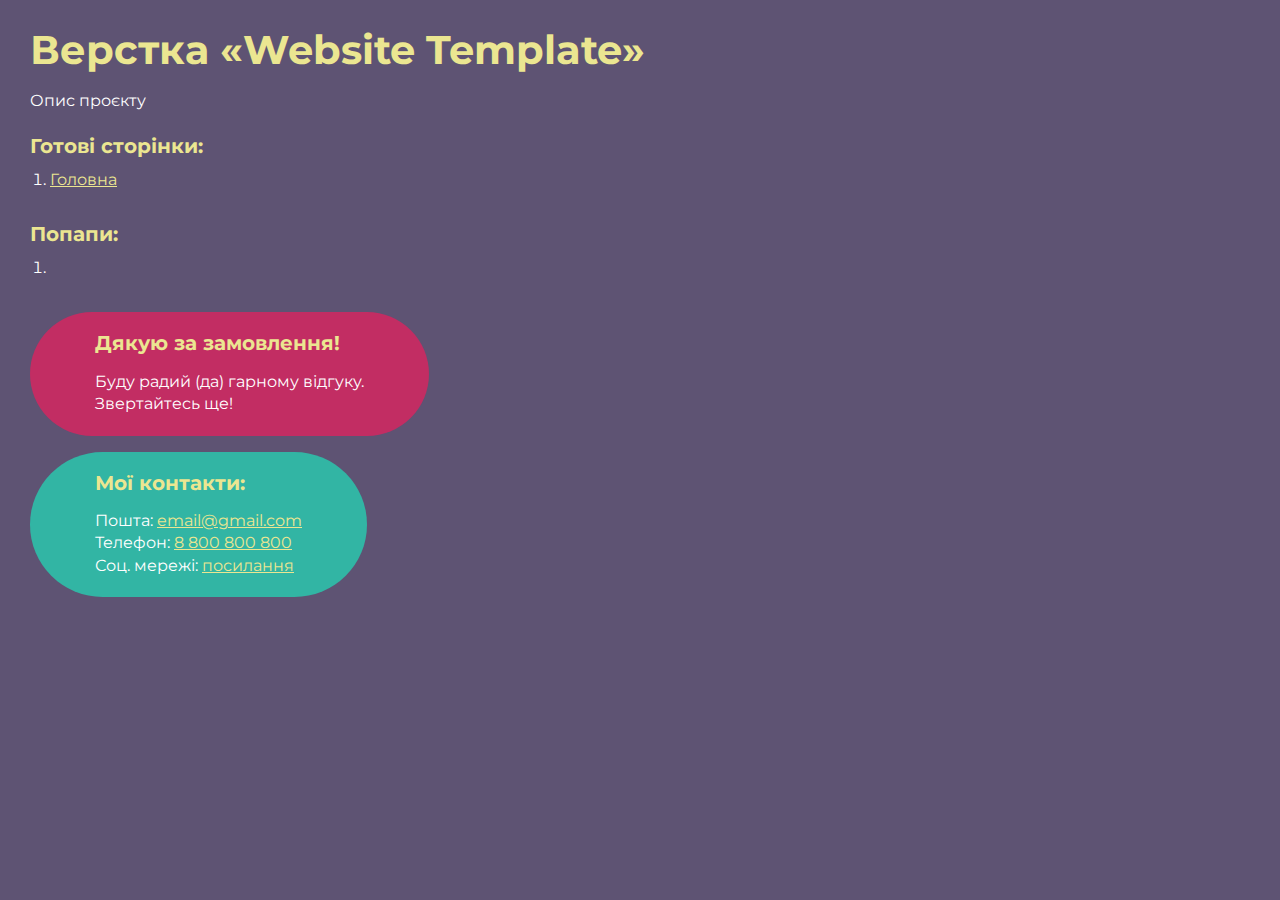
<file: index.html>
<!DOCTYPE html>
<html>

<head>
	<meta charset="UTF-8">
	<meta name="viewport" content="width=device-width, initial-scale=1.0">
	<title>Верстка «Website Template»</title>
</head>

<body>
	<div class="rootpage">
		<h1>Верстка «Website Template»</h1>
		<div class="rootpage__info">
			Опис проєкту
		</div>
		<h2>Готові сторінки:</h2>
		<ol class="rootpage__list">
			<li><a target="_blank" href="home.html">Головна</a></li>
		</ol>
		<h2>Попапи:</h2>
		<ol class="rootpage__list">
			<li><a target="_blank" href="home.html#"></a></li>
		</ol>
		<div class="rootpage__tnx">
			<h2>Дякую за замовлення!</h2>
			<p>Буду радий (да) гарному відгуку.</p>
			<p>Звертайтесь ще!</p>
		</div>
		<div class="rootpage__contacts">
			<h2>Мої контакти:</h2>
			<p>Пошта: <a href="mailto:email@gmail.com">email@gmail.com</a></p>
			<p>Телефон: <a href="tel:8800800800">8 800 800 800</a></p>
			<p>Соц. мережі: <a href="">посилання</a></p>
		</div>
	</div>
</body>
<style>
	@charset "UTF-8";
	@import url("https://fonts.googleapis.com/css?family=Montserrat:regular,700&display=swap");

	*,
	*::before,
	*::after {
		padding: 0px;
		margin: 0px;
		border: 0px;
		box-sizing: border-box;
	}

	html,
	body {
		height: 100%;
		margin: 0;
		padding: 0;
		min-width: 320px;
		width: 100%;
		color: #fff;
		background-color: #5e5373;
	}

	body {
		font-family: Montserrat;
		font-size: 100%;
		line-height: 1;
		font-size: 1rem;
	}

	a {
		text-decoration: underline;
		color: #ebe691
	}

	a:visited {
		text-decoration: underline;
		color: #aaa768;
	}

	a:hover {
		text-decoration: none;
	}

	ul li {
		list-style: none;
	}

	img {
		vertical-align: top;
	}

	.wrapper {
		width: 100%;
		min-height: 100%;
		overflow: hidden;
	}

	.rootpage {
		padding: 30px;
		display: flex;
		flex-direction: column;
		align-items: flex-start;
	}

	@media (max-width: 767px) {
		.rootpage {
			padding: 30px 15px;
		}
	}

	h1 {
		color: #ebe691;
		font-size: 2.5rem;
		margin: 0px 0px 1.25rem 0px;
	}

	@media (max-width: 767px) {
		h1 {
			font-size: 1.85rem;
			margin: 0px 0px 1.25rem 0px;
		}
	}

	h2 {
		color: #ebe691;
		font-size: 1.25rem;
		margin: 0px 0px 1rem 0px;
	}

	@media (max-width: 767px) {
		h2 {
			font-size: 1.125rem;
			margin: 0px 0px 1rem 0px;
		}
	}

	.rootpage__info {
		line-height: 140%;
		margin: 0px 0px 1.5rem 0px;
	}

	.rootpage__list {
		margin: 0px 0px 2.25rem 1.25rem;
	}

	.rootpage__list li:not(:last-child) {
		margin: 0px 0px 15px 0px;
	}

	.rootpage__contacts,
	.rootpage__tnx {
		border-radius: 200px;
		padding: 20px 65px;
		line-height: 140%;
	}

	@media (max-width: 767px) {

		.rootpage__contacts,
		.rootpage__tnx {
			border-radius: 40px;
			padding: 20px;
		}
	}

	.rootpage__contacts {
		background: #32b5a4;

	}

	.rootpage__contacts a {
		color: #ebe691;
	}

	.rootpage__tnx {
		background: #c22d63;
		margin: 0px 0px 1rem 0px;
	}
</style>

</html>
</file>
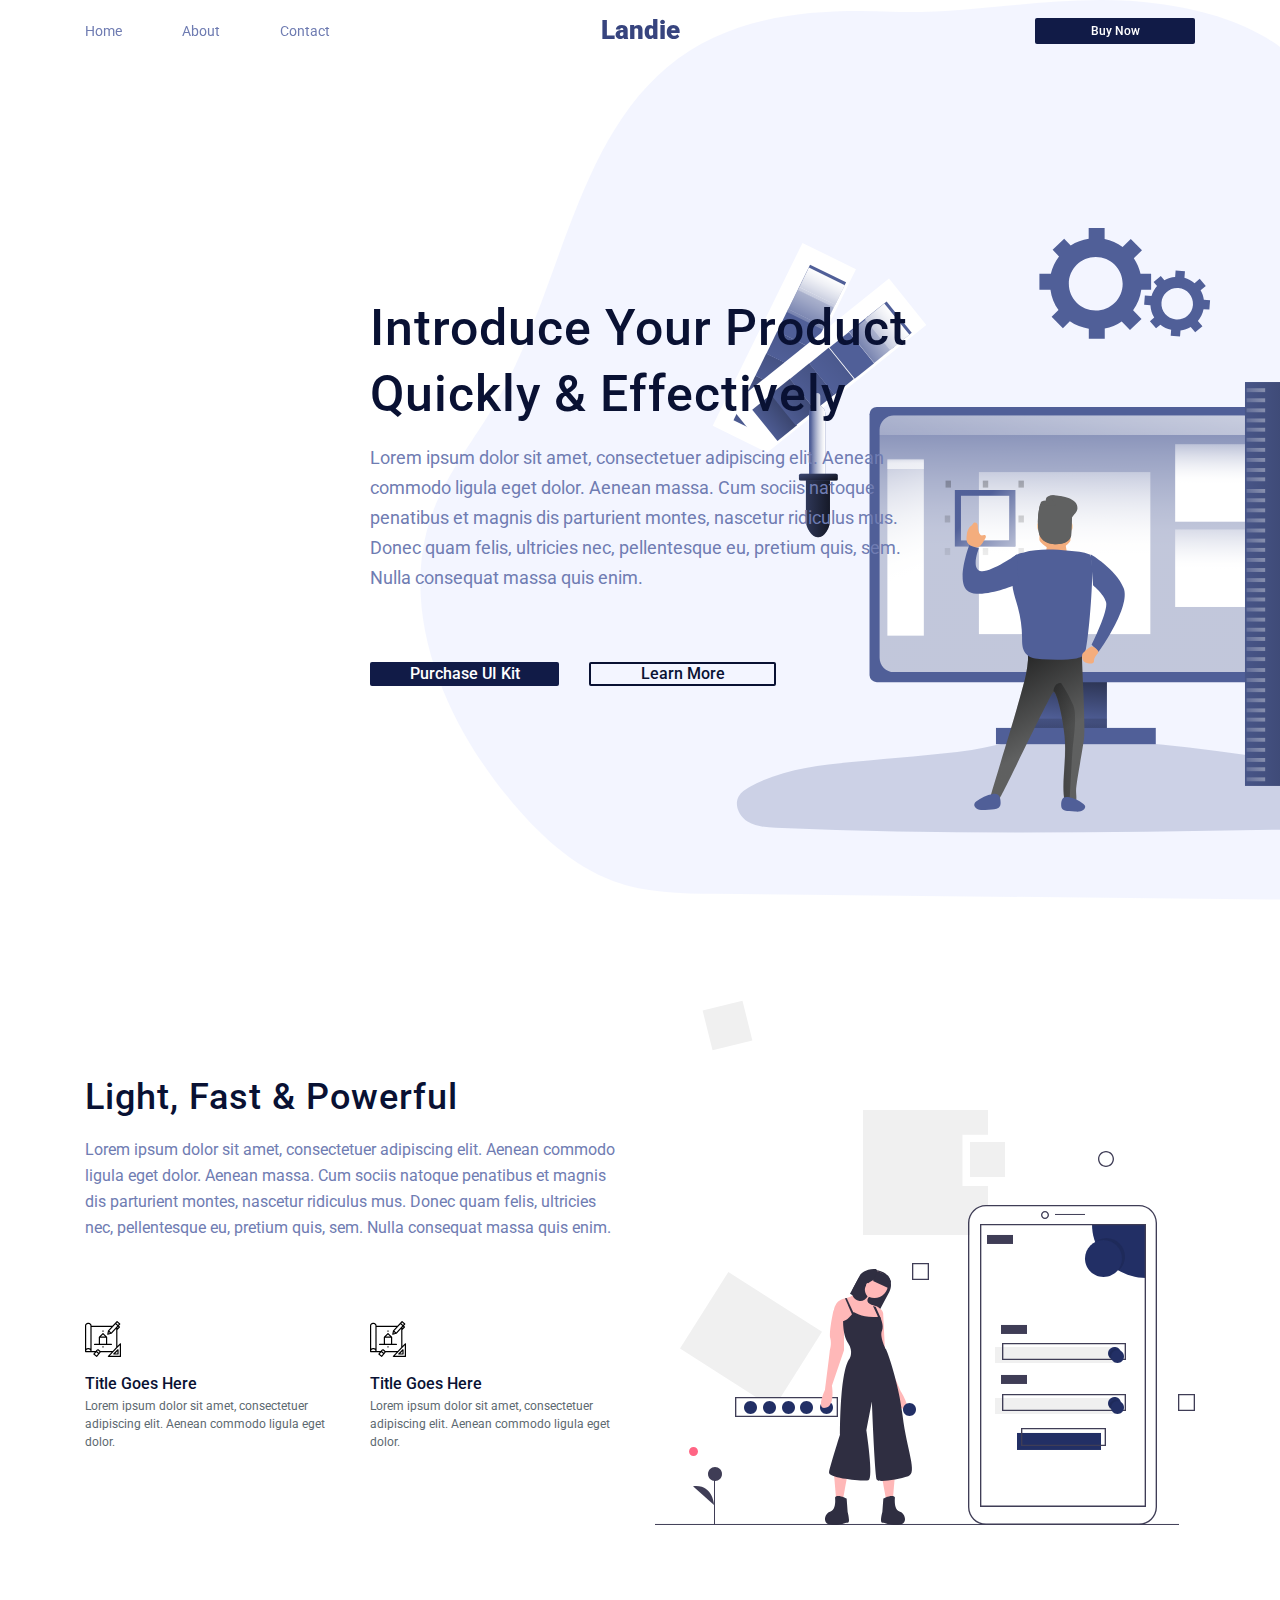
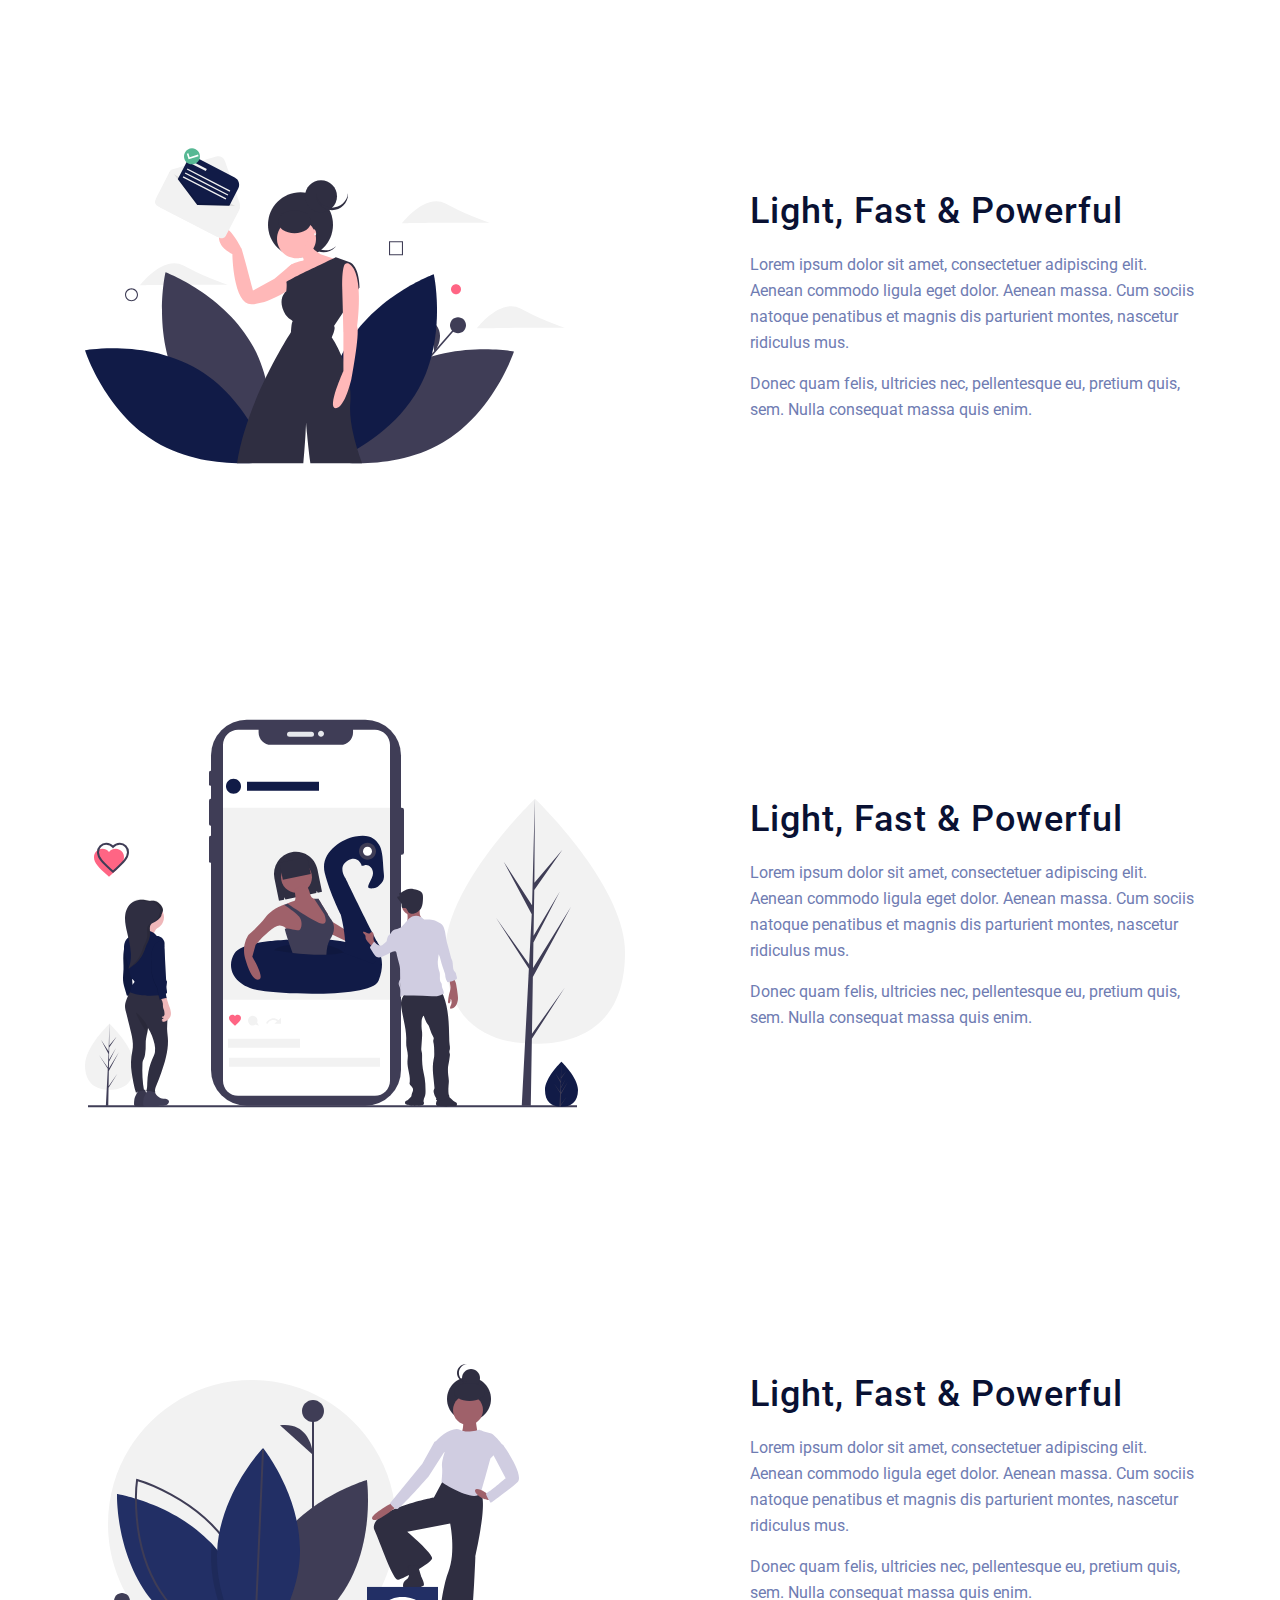
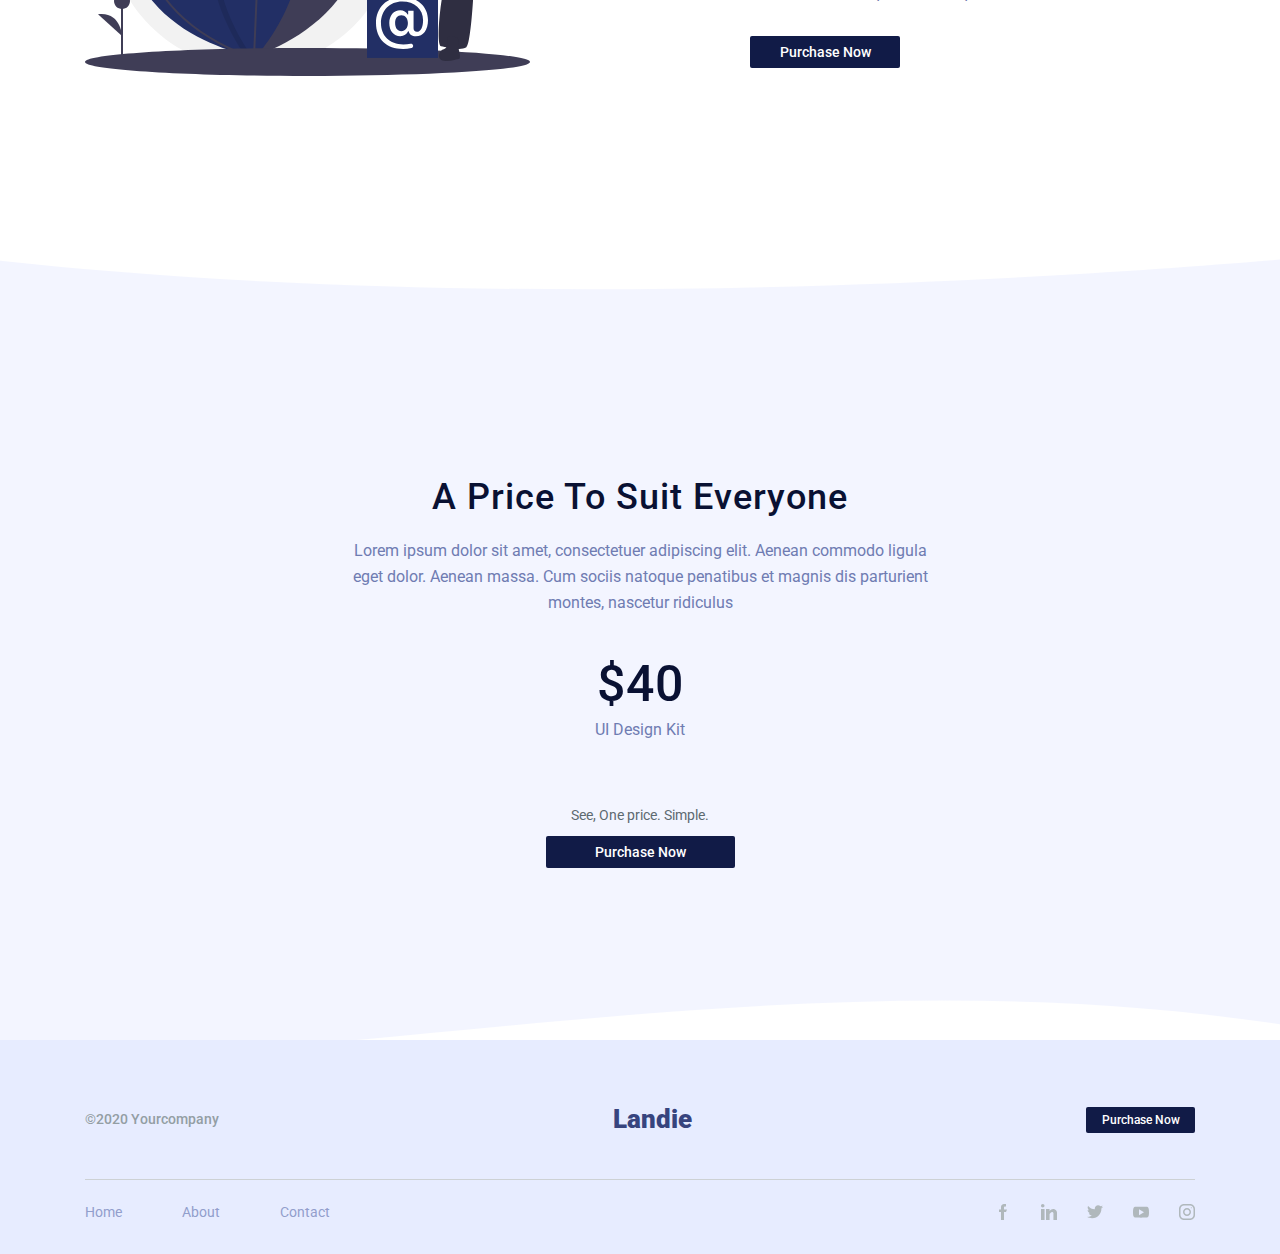
<file: home.html>
<!DOCTYPE html>
<html lang="en">

<head>
	<title>Landie</title>
	<meta charset="UTF-8">
	<meta name="format-detection" content="telephone=no">
	<!-- <style>body{opacity: 0;}</style> -->
	<link rel="stylesheet" href="css/style.min.css?_v=20230522232601">
	<!-- <meta name="robots" content="noindex, nofollow"> -->
	<meta name="viewport" content="width=device-width, initial-scale=1.0">
</head>

<body>
	<div class="wrapper">
		<header class="header">
			<div class="header__container">
				<div class="header__menu menu">
					<button type="button" class="menu__icon icon-menu"><span></span></button>
					<nav class="menu__body">
						<ul class="menu__list">
							<li class="menu__item"><a href="" class="menu__link">Home</a></li>
							<li class="menu__item"><a href="" class="menu__link">About</a></li>
							<li class="menu__item"><a href="" class="menu__link">Contact</a></li>
						</ul>
					</nav>

				</div>
				<a href="#" class="header__logo">Landie</a>
				<div class="header__wrapper">
					<a href="#" class="header__button button">
						Buy Now
					</a>
				</div>

			</div>
		</header>
		<main class="page">
			<section class="page__product product" style="background-image: url(img/main-bg.svg);">
				<div class="product__container">
					<div class="product__info">
						<h1 class="product__title title">Introduce Your Product Quickly & Effectively</h1>
						<p class="product__text">
							Lorem ipsum dolor sit amet, consectetuer adipiscing elit. Aenean commodo ligula eget dolor.
							Aenean massa. Cum sociis natoque penatibus et magnis dis parturient montes, nascetur
							ridiculus
							mus. Donec quam felis, ultricies nec, pellentesque eu, pretium quis, sem. Nulla consequat
							massa quis enim.
						</p>
						<div class="product__wrapper">
							<a href="#" class="product__button button">Purchase UI Kit</a>
							<a href="#" class="product__button product__button-transparent button">Learn More</a>
						</div>
					</div>
				</div>
			</section>
			<section class="page__description description">
				<div class="description__container">
					<div class="description__content">
						<div class="description__info">
							<h2 class="description__title title">
								Light, Fast & Powerful
							</h2>
							<p class="description__text">
								Lorem ipsum dolor sit amet, consectetuer adipiscing elit. Aenean commodo ligula eget
								dolor. Aenean massa. Cum sociis natoque penatibus et magnis dis parturient montes,
								nascetur ridiculus
								mus. Donec quam felis, ultricies nec, pellentesque eu, pretium quis, sem. Nulla
								consequat massa quis enim.
							</p>
						</div>
						<div class="description__block block-description">
							<article class="block-description__item">
								<img src="img/icon/icon-1.svg" alt="block-description" class="block-description__image" loading="lazy">
								<h5 class="block-description__title">
									Title Goes Here
								</h5>
								<p class="block-description__text">Lorem ipsum dolor sit amet, consectetuer adipiscing
									elit. Aenean commodo ligula eget dolor. </p>
							</article>
							<article class="block-description__item">
								<img src="img/icon/icon-1.svg" alt="block-description" class="block-description__image">
								<h5 class="block-description__title">
									Title Goes Here
								</h5>
								<p class="block-description__text">Lorem ipsum dolor sit amet, consectetuer adipiscing
									elit. Aenean commodo ligula eget dolor. </p>
							</article>
						</div>
					</div>
					<div class="description__image">
						<img src="img/description.svg" alt="description">
					</div>
				</div>
			</section>
			<section class="page__items items-page">
				<div class="items-page__container">
					<article class="items-page__item">
						<div class="items-page__image">
							<img src="img/item-1.svg" alt="item" loading="lazy">
						</div>
						<div class="items-page__content">
							<h2 class="items-page__title title">
								Light, Fast & Powerful
							</h2>
							<p class="items-page__text">
								Lorem ipsum dolor sit amet, consectetuer adipiscing elit. Aenean commodo ligula eget
								dolor. Aenean massa. Cum sociis natoque penatibus et magnis dis parturient montes,
								nascetur ridiculus
								mus.
							</p>
							<p class="items-page__text">
								Donec quam felis, ultricies nec, pellentesque eu, pretium quis, sem. Nulla consequat
								massa quis enim.
							</p>
						</div>
					</article>
					<article class="items-page__item">
						<div class="items-page__image">
							<img src="img/item-2.svg" alt="item" loading="lazy">
						</div>
						<div class="items-page__content">
							<h2 class="items-page__title title">
								Light, Fast & Powerful
							</h2>
							<p class="items-page__text">
								Lorem ipsum dolor sit amet, consectetuer adipiscing elit. Aenean commodo ligula eget
								dolor. Aenean massa. Cum sociis natoque penatibus et magnis dis parturient montes,
								nascetur ridiculus
								mus.
							</p>
							<p class="items-page__text">
								Donec quam felis, ultricies nec, pellentesque eu, pretium quis, sem. Nulla consequat
								massa quis enim.
							</p>
						</div>
					</article>
					<article class="items-page__item">
						<div class="items-page__image">
							<img src="img/item-3.svg" alt="item" loading="lazy">
						</div>
						<div class="items-page__content">
							<h2 class="items-page__title title">
								Light, Fast & Powerful
							</h2>
							<p class="items-page__text">
								Lorem ipsum dolor sit amet, consectetuer adipiscing elit. Aenean commodo ligula eget
								dolor. Aenean massa. Cum sociis natoque penatibus et magnis dis parturient montes,
								nascetur ridiculus
								mus.
							</p>
							<p class="items-page__text">
								Donec quam felis, ultricies nec, pellentesque eu, pretium quis, sem. Nulla consequat
								massa quis enim.
							</p>
							<a href="#" class="items-page__button button">Purchase Now</a>
						</div>
					</article>
				</div>
			</section>
			<section class="page__prise prise">
				<div class="prise__container">
					<div class="prise__inner">
						<h2 class="prise__title title">
							A Price To Suit Everyone
						</h2>
						<p class="prise__text">
							Lorem ipsum dolor sit amet, consectetuer adipiscing elit. Aenean commodo ligula eget dolor.
							Aenean massa. Cum sociis natoque penatibus et magnis dis parturient montes, nascetur
							ridiculus
						</p>
						<div class="prise__sum">
							$40
						</div>
						<div class="prise__design">
							UI Design Kit
						</div>
						<div class="prise__simple">
							See, One price. Simple.
						</div>
						<a href="#" class="prise__button button">Purchase Now</a>
					</div>


				</div>
			</section>
		</main>
		<footer class="footer">
			<div class="footer__container">
				<div class="footer__top top-footer">
					<div class="top-footer__copy">
						©2020 Yourcompany
					</div>
					<a href="#" class="top-footer__logo">Landie</a>
					<a href="#" class="top-footer__button button">
						Purchase Now
					</a>
				</div>
				<div class="footer__bottom bottom-footer">
					<nav class="bottom-footer__menu">
						<ul class="bottom-footer__list">
							<li class="bottom-footer__item"><a href="#" class="bottom-footer__link">Home</a></li>
							<li class="bottom-footer__item"><a href="#" class="bottom-footer__link">About</a></li>
							<li class="bottom-footer__item"><a href="#" class="bottom-footer__link">Contact</a></li>
						</ul>
					</nav>
					<ul class="bottom-footer__social social">
						<li class="social__item"><a href="#" class="social__link"><img src="img/icon/social-1.svg" alt="facebook"></a></li>
						<li class="social__item"><a href="#" class="social__link"><img src="img/icon/social-2.svg" alt="linkin"></a></li>
						<li class="social__item"><a href="#" class="social__link"><img src="img/icon/social-3.svg" alt="twitter"></a></li>
						<li class="social__item"><a href="#" class="social__link"><img src="img/icon/social-4.svg" alt="youtube"></a></li>
						<li class="social__item"><a href="#" class="social__link"><img src="img/icon/social-5.svg" alt="instagram"></a></li>
					</ul>
				</div>

			</div>
		</footer>
	</div>
	<script src="js/app.min.js?_v=20230522232601"></script>
</body>

</html>
</file>
<file: css/style.min.css>
@charset "UTF-8";@import url('https://fonts.googleapis.com/css2?family=Roboto:wght@400;500;900&display=swap');*{padding:0;margin:0;border:0}*,:after,:before{-webkit-box-sizing:border-box;box-sizing:border-box}body,html{height:100%;min-width:320px}body{color:#6f7cb2;line-height:1;font-family:Roboto;font-size:1rem;-ms-text-size-adjust:100%;-moz-text-size-adjust:100%;-webkit-text-size-adjust:100%;-webkit-font-smoothing:antialiased;-moz-osx-font-smoothing:grayscale}button,input,textarea{font-family:Roboto;font-size:inherit;line-height:inherit}button{cursor:pointer;color:inherit;background-color:transparent}a{color:inherit;text-decoration:none}ul li{list-style:none}img{vertical-align:top}h1,h2,h3,h4,h5,h6{font-weight:inherit;font-size:inherit}.lock body{overflow:hidden;-ms-touch-action:none;touch-action:none;-ms-scroll-chaining:none;overscroll-behavior:none}.wrapper{min-height:100%;display:-webkit-box;display:-ms-flexbox;display:flex;-webkit-box-orient:vertical;-webkit-box-direction:normal;-ms-flex-direction:column;flex-direction:column;overflow:hidden}@supports (overflow:clip){.wrapper{overflow:clip}}.wrapper>main{-webkit-box-flex:1;-ms-flex:1 1 auto;flex:1 1 auto}.wrapper>*{min-width:0}[class*=__container]{max-width:71.25rem;margin:0 auto;padding:0 .9375rem}[class*=-ibg]{position:relative}[class*=-ibg] img{position:absolute;width:100%;height:100%;top:0;left:0;-o-object-fit:cover;object-fit:cover}[class*=-ibg_contain] img{-o-object-fit:contain;object-fit:contain}.button{display:inline-block;background-color:#111b47;text-align:center;color:#fff;-webkit-transition:all .5s;-o-transition:all .5s;transition:all .5s;font-weight:500;border-radius:.125rem;padding:.25rem 0}.title{font-weight:500;line-height:132%;letter-spacing:.0625rem;color:#091133}.title:not(:last-child){margin-bottom:1rem}.header{position:fixed;left:0;right:0;top:0;padding:.75rem 0;background-color:transparent;-webkit-transition:all .5s;-o-transition:all .5s;transition:all .5s}.header._header-scroll{background-color:#b0b8bc}.header__container{display:-webkit-box;display:-ms-flexbox;display:flex;-webkit-box-pack:justify;-ms-flex-pack:justify;justify-content:space-between;gap:10px;-webkit-box-align:center;-ms-flex-align:center;align-items:center}.header__menu{-webkit-box-flex:0;-ms-flex:0 1 100%;flex:0 1 100%}.header__logo{font-weight:900;font-size:1.625rem;line-height:1.4615384615;color:#37447e;z-index:4}.header__wrapper{-webkit-box-flex:0;-ms-flex:0 1 100%;flex:0 1 100%;display:-webkit-box;display:-ms-flexbox;display:flex;-webkit-box-pack:end;-ms-flex-pack:end;justify-content:flex-end;gap:15px;z-index:4}.header__button{line-height:1.5;font-size:.75rem}.menu{display:-webkit-box;display:-ms-flexbox;display:flex}.menu__body{font-size:.875rem}.menu-open .menu__body{-webkit-transform:translateX(0);-ms-transform:translateX(0);transform:translateX(0);opacity:1}.menu__list{display:-webkit-box;display:-ms-flexbox;display:flex;-ms-grid-column-align:start;justify-self:start;-ms-flex-wrap:wrap;flex-wrap:wrap;row-gap:10px}.menu__link{position:relative;display:inline-block;line-height:1.7142857143}.menu__link::after{content:"";position:absolute;left:0;bottom:0;width:0;height:.0625rem;background-color:#6f7cb2;-webkit-transition:width .5s;-o-transition:width .5s;transition:width .5s}.icon-menu{display:none}.footer{background-color:#e7ecff}.footer__container{padding-bottom:1.875rem}.footer__top{border-bottom:.0625rem solid #cdd1d4}.footer__bottom{padding-top:1.25rem}.top-footer{display:-webkit-box;display:-ms-flexbox;display:flex;-webkit-box-pack:justify;-ms-flex-pack:justify;justify-content:space-between;-webkit-box-align:center;-ms-flex-align:center;align-items:center;gap:.9375rem;-ms-flex-wrap:wrap;flex-wrap:wrap}.top-footer__copy{font-weight:500;font-size:14px;line-height:171%;color:#939ea4}.top-footer__logo{font-weight:900;font-size:1.625rem;line-height:1.4615384615;color:#37447e}.top-footer__button{width:6.8125rem;font-size:.75rem;line-height:1.5}.bottom-footer{display:-webkit-box;display:-ms-flexbox;display:flex;-webkit-box-align:center;-ms-flex-align:center;align-items:center;-webkit-box-pack:justify;-ms-flex-pack:justify;justify-content:space-between;gap:.9375rem}.bottom-footer__list{display:-webkit-box;display:-ms-flexbox;display:flex;-webkit-box-align:center;-ms-flex-align:center;align-items:center;font-size:14px;line-height:171%;color:#929ecc}.bottom-footer__link{position:relative;display:inline-block;line-height:1.7142857143}.bottom-footer__link::after{content:"";position:absolute;left:0;bottom:0;width:0;height:.0625rem;background-color:#6f7cb2;-webkit-transition:width .5s;-o-transition:width .5s;transition:width .5s}.social{display:-webkit-box;display:-ms-flexbox;display:flex;-webkit-box-align:center;-ms-flex-align:center;align-items:center;gap:1.875rem}.page__product{margin-bottom:6.25rem}.product{padding-top:5rem;min-height:100vh;display:-webkit-box;display:-ms-flexbox;display:flex;background-repeat:no-repeat;background-size:contain;background-position:top right}.product__container{display:-webkit-box;display:-ms-flexbox;display:flex;-webkit-box-pack:start;-ms-flex-pack:start;justify-content:flex-start;-webkit-box-align:center;-ms-flex-align:center;align-items:center}.product__info{-webkit-box-flex:0;-ms-flex:0 1 33.75rem;flex:0 1 33.75rem}.product__text{font-size:1.125rem;line-height:1.6666666667}.product__wrapper{display:-webkit-box;display:-ms-flexbox;display:flex;gap:1.875rem;font-size:1rem}.product__button{width:11.8125rem;text-align:center}.product__button-transparent{background-color:transparent;border:2px solid #091133;padding:.125rem 0;width:11.6875rem;color:#091133}.description__container{display:-webkit-box;display:-ms-flexbox;display:flex;-webkit-box-align:center;-ms-flex-align:center;align-items:center;-webkit-box-pack:justify;-ms-flex-pack:justify;justify-content:space-between;gap:1.875rem}.description__content{-webkit-box-flex:0;-ms-flex:0 1 50%;flex:0 1 50%}.description__text{line-height:1.625}.description__image{-webkit-box-flex:0;-ms-flex:0 1 50%;flex:0 1 50%}.description__image img{max-width:100%}.block-description{display:-webkit-box;display:-ms-flexbox;display:flex;-webkit-box-pack:justify;-ms-flex-pack:justify;justify-content:space-between;-webkit-box-align:start;-ms-flex-align:start;align-items:flex-start}.block-description__item{-webkit-box-flex:0;-ms-flex:0 1 15.9375rem;flex:0 1 15.9375rem}.block-description__image:not(:last-child){margin-bottom:.875rem}.block-description__title{line-height:1.625;color:#091133;font-weight:500}.block-description__text{font-size:.75rem;line-height:1.5;color:#5d6970}.items-page__item{display:-webkit-box;display:-ms-flexbox;display:flex;-webkit-box-pack:justify;-ms-flex-pack:justify;justify-content:space-between;-webkit-box-align:center;-ms-flex-align:center;align-items:center;gap:1.875rem}.items-page__image img{max-width:100%}.items-page__content{-webkit-box-flex:0;-ms-flex:0 1 27.8125rem;flex:0 1 27.8125rem}.items-page__text{line-height:1.625}.items-page__text+.items-page__text{margin-top:.9375rem}.items-page__button{margin-top:1.875rem;width:9.375rem;font-size:.875rem;line-height:1.7142857143}.prise{background-image:url(../img/prise-bg.svg);background-repeat:no-repeat;background-size:cover;background-position:top center}.prise__inner{margin:0 auto;text-align:center;max-width:37.5rem}.prise__text{line-height:1.625}.prise__sum{font-weight:500;line-height:132%;letter-spacing:1px;color:#091133}.prise__design{line-height:1.625}.prise__simple{font-size:.875rem;line-height:1.7142857143;color:#5d6970}.prise__simple:not(:last-child){margin-bottom:.5625rem}.prise__button{width:11.8125rem;font-size:.875rem;line-height:1.7142857143}@media (min-width:71.25em){.title{font-size:2.25rem}.header__button{width:10rem}.menu__list{-webkit-column-gap:3.75rem;-moz-column-gap:3.75rem;column-gap:3.75rem}.footer__container{padding-top:3.8125rem}.footer__top{padding-bottom:2.5rem}.bottom-footer__list{gap:3.75rem}.page__product{margin-bottom:6.25rem}.page__description{padding-bottom:6.25rem}.page__description{margin-bottom:7.625rem}.page__items{margin-bottom:10.0625rem}.product__title{font-size:3.125rem}.product__text:not(:last-child){margin-bottom:4.3125rem}.description__info:not(:last-child){margin-bottom:5rem}.block-description{gap:1.875rem}.items-page__item:not(:last-child){padding-bottom:7.125rem}.items-page__item:not(:last-child){margin-bottom:8.8125rem}.prise__inner{padding-top:14.8125rem}.prise__inner{padding-bottom:10.75rem}.prise__text:not(:last-child){margin-bottom:2.1875rem}.prise__sum{font-size:3.125rem}.prise__design:not(:last-child){margin-bottom:3.75rem}}@media (max-width:20em){.title{font-size:1.375rem}.header__button{width:6.25rem}.menu__list{-webkit-column-gap:.625rem;-moz-column-gap:.625rem;column-gap:.625rem}.footer__container{padding-top:1.875rem}.footer__top{padding-bottom:.9375rem}.bottom-footer__list{gap:1.875rem}.page__product{margin-bottom:1.875rem}.page__description{padding-bottom:1.875rem}.page__description{margin-bottom:1.875rem}.page__items{margin-bottom:1.875rem}.product__title{font-size:1.5rem}.product__text:not(:last-child){margin-bottom:1rem}.description__info:not(:last-child){margin-bottom:1.875rem}.block-description{gap:.9375rem}.items-page__item:not(:last-child){padding-bottom:1.875rem}.items-page__item:not(:last-child){margin-bottom:1.875rem}.prise__inner{padding-top:3.75rem}.prise__inner{padding-bottom:1.875rem}.prise__text:not(:last-child){margin-bottom:.9375rem}.prise__sum{font-size:1.5rem}.prise__design:not(:last-child){margin-bottom:.9375rem}}@media (max-width:47.99875em){.product{background-position:bottom right}.product__container{-webkit-box-align:start;-ms-flex-align:start;align-items:flex-start}.product__info{-webkit-box-flex:0;-ms-flex:0 1 100%;flex:0 1 100%}.description__container{-webkit-box-orient:vertical;-webkit-box-direction:normal;-ms-flex-direction:column;flex-direction:column}.description__content{-webkit-box-flex:1;-ms-flex:1 0 100%;flex:1 0 100%}.description__image{-webkit-box-flex:1;-ms-flex:1 0 100%;flex:1 0 100%}.items-page__item{-webkit-box-orient:vertical;-webkit-box-direction:normal;-ms-flex-direction:column;flex-direction:column}.items-page__content{-webkit-box-flex:0;-ms-flex:0 1 100%;flex:0 1 100%;-webkit-box-ordinal-group:0;-ms-flex-order:-1;order:-1}}@media (max-width:29.99875em){.header::before{content:"";position:absolute;left:0;top:0;background-color:#b0b8bc;width:100%;height:100%;z-index:3;-webkit-transition:all .5s;-o-transition:all .5s;transition:all .5s;-webkit-transform:translateX(-100%);-ms-transform:translateX(-100%);transform:translateX(-100%);opacity:0}.menu-open .header::before{-webkit-transform:translateX(0);-ms-transform:translateX(0);transform:translateX(0);opacity:1}.header__menu{-webkit-box-flex:0;-ms-flex:0 1 auto;flex:0 1 auto}.header__wrapper{-webkit-box-flex:0;-ms-flex:0 1 auto;flex:0 1 auto}.menu__body{position:fixed;-webkit-transform:translateX(-100%);-ms-transform:translateX(-100%);transform:translateX(-100%);-webkit-transition:all .5s;-o-transition:all .5s;transition:all .5s;opacity:0;left:0;top:0;width:100%;height:100%;width:100%;min-height:100%;padding:5rem .9375rem 1.875rem;font-size:1.375rem;font-weight:500;z-index:2;overflow:auto;background-color:#b0b8bc}.menu__list{-webkit-box-orient:vertical;-webkit-box-direction:normal;-ms-flex-direction:column;flex-direction:column}.icon-menu{display:block;position:relative;width:1.875rem;height:1.125rem;z-index:5}.icon-menu span,.icon-menu::after,.icon-menu::before{content:"";-webkit-transition:all .3s ease 0s;-o-transition:all .3s ease 0s;transition:all .3s ease 0s;right:0;position:absolute;width:100%;height:.125rem;background-color:#091133}.icon-menu::before{top:0}.icon-menu::after{bottom:0}.icon-menu span{top:calc(50% - .0625rem)}.menu-open .icon-menu span{width:0}.menu-open .icon-menu::before{top:calc(50% - .0625rem);-webkit-transform:rotate(-45deg);-ms-transform:rotate(-45deg);transform:rotate(-45deg)}.menu-open .icon-menu::after{bottom:calc(50% - .0625rem);-webkit-transform:rotate(45deg);-ms-transform:rotate(45deg);transform:rotate(45deg)}.top-footer__logo{-webkit-box-flex:0;-ms-flex:0 1 100%;flex:0 1 100%;-webkit-box-ordinal-group:0;-ms-flex-order:-1;order:-1;text-align:center}.bottom-footer{-webkit-box-orient:vertical;-webkit-box-direction:normal;-ms-flex-direction:column;flex-direction:column}.product__text{font-size:.875rem;line-height:1.2857142857}.product__wrapper{-ms-flex-wrap:wrap;flex-wrap:wrap;gap:.9375rem}.description__container{gap:.9375rem}.description__text{font-size:.875rem;line-height:1.2857142857}.block-description{-webkit-box-orient:vertical;-webkit-box-direction:normal;-ms-flex-direction:column;flex-direction:column}.block-description__item{-webkit-box-flex:0;-ms-flex:0 1 100%;flex:0 1 100%}.items-page__text{font-size:.875rem;line-height:1.2857142857}.prise__text{line-height:1.2857142857;font-size:.875rem}}@media (max-width:29.99875em) and (any-hover:none){.icon-menu{cursor:default}}@media (min-width:20em) and (max-width:71.25em){@supports (font-size:clamp(1.375rem ,1.0335365854rem + 1.7073170732vw ,2.25rem)){.title{font-size:clamp(1.375rem ,1.0335365854rem + 1.7073170732vw ,2.25rem)}}@supports not (font-size:clamp(1.375rem ,1.0335365854rem + 1.7073170732vw ,2.25rem)){.title{font-size:calc(1.375rem + .875 * (100vw - 20rem)/ 51.25)}}@supports (width:clamp(6.25rem ,4.7865853659rem + 7.3170731707vw ,10rem)){.header__button{width:clamp(6.25rem ,4.7865853659rem + 7.3170731707vw ,10rem)}}@supports not (width:clamp(6.25rem ,4.7865853659rem + 7.3170731707vw ,10rem)){.header__button{width:calc(6.25rem + 3.75 * (100vw - 20rem)/ 51.25)}}@supports ((-moz-column-gap:clamp(0.625rem ,-0.5945121951rem + 6.0975609756vw ,3.75rem)) or (column-gap:clamp(0.625rem ,-0.5945121951rem + 6.0975609756vw ,3.75rem))){.menu__list{-webkit-column-gap:clamp(.625rem ,-.5945121951rem + 6.0975609756vw ,3.75rem);-moz-column-gap:clamp(.625rem ,-.5945121951rem + 6.0975609756vw ,3.75rem);column-gap:clamp(.625rem ,-.5945121951rem + 6.0975609756vw ,3.75rem)}}@supports not ((-moz-column-gap:clamp(0.625rem ,-0.5945121951rem + 6.0975609756vw ,3.75rem)) or (column-gap:clamp(0.625rem ,-0.5945121951rem + 6.0975609756vw ,3.75rem))){.menu__list{-webkit-column-gap:calc(.625rem + 3.125 * (100vw - 20rem)/ 51.25);-moz-column-gap:calc(.625rem + 3.125 * (100vw - 20rem)/ 51.25);column-gap:calc(.625rem + 3.125 * (100vw - 20rem)/ 51.25)}}@supports (padding-top:clamp(1.875rem ,1.118902439rem + 3.7804878049vw ,3.8125rem)){.footer__container{padding-top:clamp(1.875rem ,1.118902439rem + 3.7804878049vw ,3.8125rem)}}@supports not (padding-top:clamp(1.875rem ,1.118902439rem + 3.7804878049vw ,3.8125rem)){.footer__container{padding-top:calc(1.875rem + 1.9375 * (100vw - 20rem)/ 51.25)}}@supports (padding-bottom:clamp(0.9375rem ,0.3277439024rem + 3.0487804878vw ,2.5rem)){.footer__top{padding-bottom:clamp(.9375rem ,.3277439024rem + 3.0487804878vw ,2.5rem)}}@supports not (padding-bottom:clamp(0.9375rem ,0.3277439024rem + 3.0487804878vw ,2.5rem)){.footer__top{padding-bottom:calc(.9375rem + 1.5625 * (100vw - 20rem)/ 51.25)}}@supports (gap:clamp(1.875rem ,1.1432926829rem + 3.6585365854vw ,3.75rem)){.bottom-footer__list{gap:clamp(1.875rem ,1.1432926829rem + 3.6585365854vw ,3.75rem)}}@supports not (gap:clamp(1.875rem ,1.1432926829rem + 3.6585365854vw ,3.75rem)){.bottom-footer__list{gap:calc(1.875rem + 1.875 * (100vw - 20rem)/ 51.25)}}@supports (margin-bottom:clamp(1.875rem ,0.1676829268rem + 8.5365853659vw ,6.25rem)){.page__product{margin-bottom:clamp(1.875rem ,.1676829268rem + 8.5365853659vw ,6.25rem)}}@supports not (margin-bottom:clamp(1.875rem ,0.1676829268rem + 8.5365853659vw ,6.25rem)){.page__product{margin-bottom:calc(1.875rem + 4.375 * (100vw - 20rem)/ 51.25)}}@supports (padding-bottom:clamp(1.875rem ,0.1676829268rem + 8.5365853659vw ,6.25rem)){.page__description{padding-bottom:clamp(1.875rem ,.1676829268rem + 8.5365853659vw ,6.25rem)}}@supports not (padding-bottom:clamp(1.875rem ,0.1676829268rem + 8.5365853659vw ,6.25rem)){.page__description{padding-bottom:calc(1.875rem + 4.375 * (100vw - 20rem)/ 51.25)}}@supports (margin-bottom:clamp(1.875rem ,-0.368902439rem + 11.2195121951vw ,7.625rem)){.page__description{margin-bottom:clamp(1.875rem ,-.368902439rem + 11.2195121951vw ,7.625rem)}}@supports not (margin-bottom:clamp(1.875rem ,-0.368902439rem + 11.2195121951vw ,7.625rem)){.page__description{margin-bottom:calc(1.875rem + 5.75 * (100vw - 20rem)/ 51.25)}}@supports (margin-bottom:clamp(1.875rem ,-1.3201219512rem + 15.9756097561vw ,10.0625rem)){.page__items{margin-bottom:clamp(1.875rem ,-1.3201219512rem + 15.9756097561vw ,10.0625rem)}}@supports not (margin-bottom:clamp(1.875rem ,-1.3201219512rem + 15.9756097561vw ,10.0625rem)){.page__items{margin-bottom:calc(1.875rem + 8.1875 * (100vw - 20rem)/ 51.25)}}@supports (font-size:clamp(1.5rem ,0.8658536585rem + 3.1707317073vw ,3.125rem)){.product__title{font-size:clamp(1.5rem ,.8658536585rem + 3.1707317073vw ,3.125rem)}}@supports not (font-size:clamp(1.5rem ,0.8658536585rem + 3.1707317073vw ,3.125rem)){.product__title{font-size:calc(1.5rem + 1.625 * (100vw - 20rem)/ 51.25)}}@supports (margin-bottom:clamp(1rem ,-0.2926829268rem + 6.4634146341vw ,4.3125rem)){.product__text:not(:last-child){margin-bottom:clamp(1rem ,-.2926829268rem + 6.4634146341vw ,4.3125rem)}}@supports not (margin-bottom:clamp(1rem ,-0.2926829268rem + 6.4634146341vw ,4.3125rem)){.product__text:not(:last-child){margin-bottom:calc(1rem + 3.3125 * (100vw - 20rem)/ 51.25)}}@supports (margin-bottom:clamp(1.875rem ,0.6554878049rem + 6.0975609756vw ,5rem)){.description__info:not(:last-child){margin-bottom:clamp(1.875rem ,.6554878049rem + 6.0975609756vw ,5rem)}}@supports not (margin-bottom:clamp(1.875rem ,0.6554878049rem + 6.0975609756vw ,5rem)){.description__info:not(:last-child){margin-bottom:calc(1.875rem + 3.125 * (100vw - 20rem)/ 51.25)}}@supports (gap:clamp(0.9375rem ,0.5716463415rem + 1.8292682927vw ,1.875rem)){.block-description{gap:clamp(.9375rem ,.5716463415rem + 1.8292682927vw ,1.875rem)}}@supports not (gap:clamp(0.9375rem ,0.5716463415rem + 1.8292682927vw ,1.875rem)){.block-description{gap:calc(.9375rem + .9375 * (100vw - 20rem)/ 51.25)}}@supports (padding-bottom:clamp(1.875rem ,-0.1737804878rem + 10.243902439vw ,7.125rem)){.items-page__item:not(:last-child){padding-bottom:clamp(1.875rem ,-.1737804878rem + 10.243902439vw ,7.125rem)}}@supports not (padding-bottom:clamp(1.875rem ,-0.1737804878rem + 10.243902439vw ,7.125rem)){.items-page__item:not(:last-child){padding-bottom:calc(1.875rem + 5.25 * (100vw - 20rem)/ 51.25)}}@supports (margin-bottom:clamp(1.875rem ,-0.8323170732rem + 13.5365853659vw ,8.8125rem)){.items-page__item:not(:last-child){margin-bottom:clamp(1.875rem ,-.8323170732rem + 13.5365853659vw ,8.8125rem)}}@supports not (margin-bottom:clamp(1.875rem ,-0.8323170732rem + 13.5365853659vw ,8.8125rem)){.items-page__item:not(:last-child){margin-bottom:calc(1.875rem + 6.9375 * (100vw - 20rem)/ 51.25)}}@supports (padding-top:clamp(3.75rem ,-0.5670731707rem + 21.5853658537vw ,14.8125rem)){.prise__inner{padding-top:clamp(3.75rem ,-.5670731707rem + 21.5853658537vw ,14.8125rem)}}@supports not (padding-top:clamp(3.75rem ,-0.5670731707rem + 21.5853658537vw ,14.8125rem)){.prise__inner{padding-top:calc(3.75rem + 11.0625 * (100vw - 20rem)/ 51.25)}}@supports (padding-bottom:clamp(1.875rem ,-1.5884146341rem + 17.3170731707vw ,10.75rem)){.prise__inner{padding-bottom:clamp(1.875rem ,-1.5884146341rem + 17.3170731707vw ,10.75rem)}}@supports not (padding-bottom:clamp(1.875rem ,-1.5884146341rem + 17.3170731707vw ,10.75rem)){.prise__inner{padding-bottom:calc(1.875rem + 8.875 * (100vw - 20rem)/ 51.25)}}@supports (margin-bottom:clamp(0.9375rem ,0.449695122rem + 2.4390243902vw ,2.1875rem)){.prise__text:not(:last-child){margin-bottom:clamp(.9375rem ,.449695122rem + 2.4390243902vw ,2.1875rem)}}@supports not (margin-bottom:clamp(0.9375rem ,0.449695122rem + 2.4390243902vw ,2.1875rem)){.prise__text:not(:last-child){margin-bottom:calc(.9375rem + 1.25 * (100vw - 20rem)/ 51.25)}}@supports (font-size:clamp(1.5rem ,0.8658536585rem + 3.1707317073vw ,3.125rem)){.prise__sum{font-size:clamp(1.5rem ,.8658536585rem + 3.1707317073vw ,3.125rem)}}@supports not (font-size:clamp(1.5rem ,0.8658536585rem + 3.1707317073vw ,3.125rem)){.prise__sum{font-size:calc(1.5rem + 1.625 * (100vw - 20rem)/ 51.25)}}@supports (margin-bottom:clamp(0.9375rem ,-0.1600609756rem + 5.487804878vw ,3.75rem)){.prise__design:not(:last-child){margin-bottom:clamp(.9375rem ,-.1600609756rem + 5.487804878vw ,3.75rem)}}@supports not (margin-bottom:clamp(0.9375rem ,-0.1600609756rem + 5.487804878vw ,3.75rem)){.prise__design:not(:last-child){margin-bottom:calc(.9375rem + 2.8125 * (100vw - 20rem)/ 51.25)}}}@media (any-hover:hover){.button:hover{background-color:#6f7cb2}.menu__link:hover::after{width:100%}.bottom-footer__link:hover::after{width:100%}.product__button-transparent:hover{background-color:#091133;color:#fff}}
</file>
